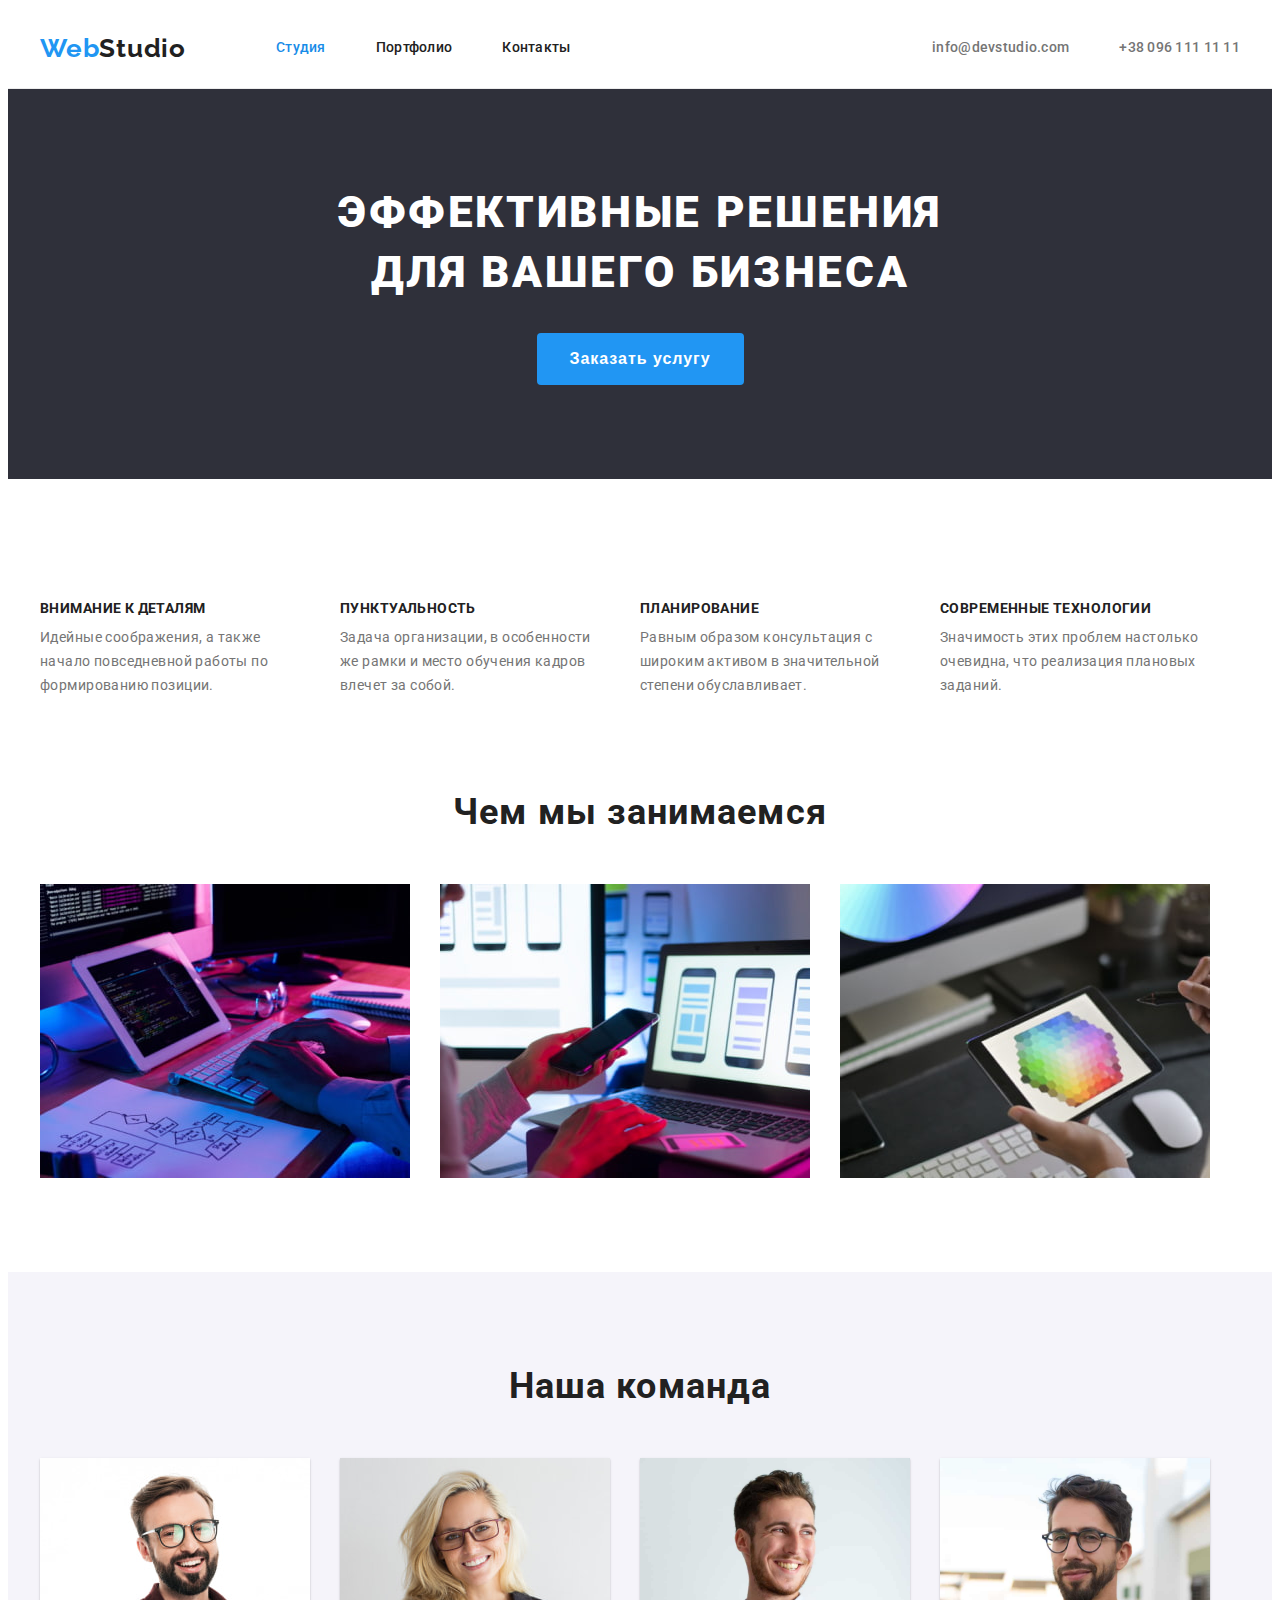
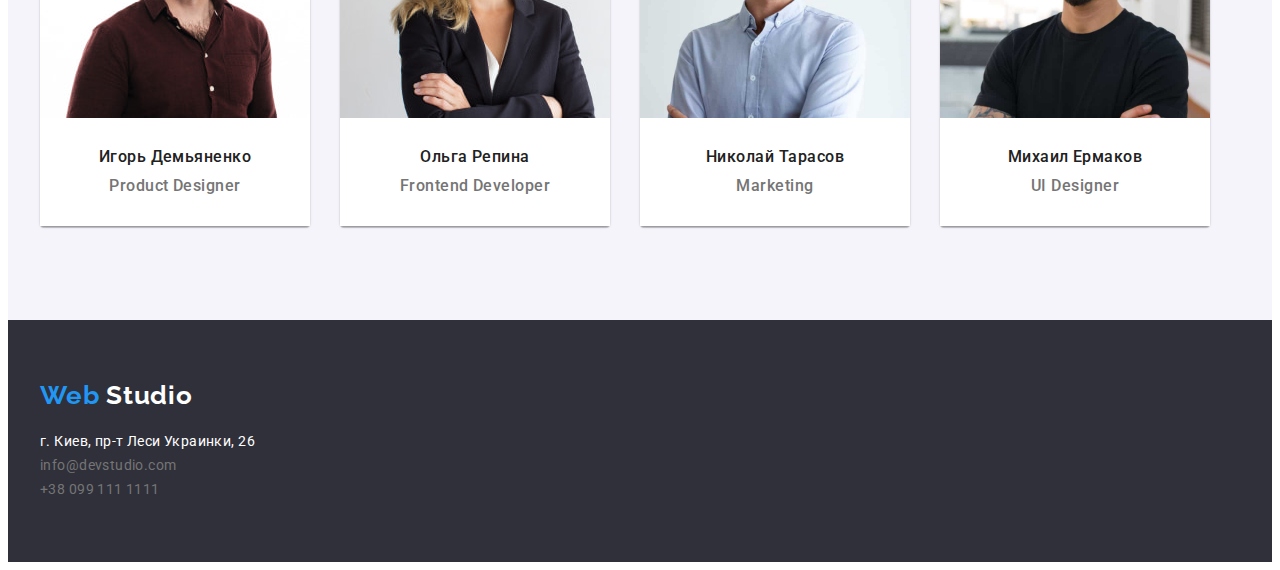
<file: index.html>
<!DOCTYPE html>
<html lang="ru">
<head>
    <meta charset="UTF-8">
    <meta http-equiv="X-UA-Compatible" content="IE=edge">
    <meta name="viewport" content="width=device-width, initial-scale=1.0">
    <title>Document</title>
    <link rel="stylesheet" href="https://cdnjs.cloudflare.com/ajax/libs/modern-normalize/1.1.0/modern-normalize.min.css"
        integrity="sha512-wpPYUAdjBVSE4KJnH1VR1HeZfpl1ub8YT/NKx4PuQ5NmX2tKuGu6U/JRp5y+Y8XG2tV+wKQpNHVUX03MfMFn9Q=="
        crossorigin="anonymous" referrerpolicy="no-referrer" />
    <link rel="preconnect" href="https://fonts.googleapis.com">
    <link rel="preconnect" href="https://fonts.gstatic.com" crossorigin>
    <link href="https://fonts.googleapis.com/css2?family=Roboto:wght@400;500;700;900&display=swap" rel="stylesheet">
    <link rel="preconnect" href="https://fonts.googleapis.com">
    <link rel="preconnect" href="https://fonts.gstatic.com" crossorigin>
    <link href="https://fonts.googleapis.com/css2?family=Raleway:wght@700&display=swap" rel="stylesheet">
    <link rel="stylesheet" href="./css/styles.css">
</head>
<body>
    <header class="page-header border">
        <div class="container header-wrap">
            <a href="./index.html" class="logo link margin-logo"><span class="blue-logo-part">Web</span>Studio</a>
            <nav class="navigation">
                <ul class="header-list">
                    <li class="m-left list">
                        <a class="header-link link current" href="./index.html">Студия</a></li>
                    <li class="m-left list">
                        <a class="header-link link" href="./portfolio.html">Портфолио</a></li>
                    <li class="m-left list">
                        <a class="header-link link" href="">Контакты</a></li>   
                </ul>
            </nav>
            <ul class="header-contacts">
                <li class="header-contacts-item list">
                    <a class="contacts-link header-link link" href="mailto:info@devstudio.com">info@devstudio.com</a></li>
                <li class="header-contacts-item list">
                    <a class="contacts-link header-link link" href="tel:+380961111111">+38 096 111 11 11</a></li>
            </ul> 
        </div>
    </header>
    <main>
        <section class="section bbg-color">
            <div class="container text-center">
                <h1 class="hero-title centred">Эффективные решения <br> для вашего бизнеса</h1>
                <button class="hero-button btn" type="button">Заказать услугу</button>
            </div>
        </section>
        <!--Преимущества-->
        <section class="benefits section">
            <div class="container ">
                <h2 class="benefits-title centred wdn-text-hidden">Наши преимущества</h2>
                    <ul class="benefits-list">
                        <li class="benefit-item list">
                            <h3 class="benefit-title">Внимание к деталям</h3>
                            <p class="benefit-text">Идейные соображения, а также начало повседневной работы по формированию позиции.</p>
                        </li>
                        <li class="benefit-item list">
                            <h3 class="benefit-title">Пунктуальность</h3>
                            <p class="benefit-text">Задача организации, в особенности же рамки и место обучения кадров влечет за собой.</p>
                        </li>
                        <li class="benefit-item list">
                            <h3 class="benefit-title">Планирование</h3>
                            <p class="benefit-text">Равным образом консультация с широким активом в значительной степени обуславливает.</p>
                        </li>
                        <li class="benefit-item list">
                            <h3 class="benefit-title">Современные технологии</h3>
                            <p class="benefit-text">Значимость этих проблем настолько очевидна, что реализация плановых заданий.</p>
                        </li>
                    </ul>
            </div>
        </section>
        <!--Примеры работ-->
        <section class="works section">
            <div class="container">
                <h2 class="title-text">Чем мы занимаемся</h2>
                <ul class="works-list">
                    <li class="works-picture list">
                        <img src="./images/cputub.jpg" alt="человек работает на компьютере и планшете" width="370" height="294">
                    </li>
                    <li class="works-picture list">
                        <img src="./images/cpusmart.jpg" alt="человек работает на компьютере и смартфоне" width="370" height="294">
                    </li>
                    <li class="works-picture list">
                        <img src="./images/tub.jpg" alt="человек работает на планшете" width="370" height="294">
                    </li>
                </ul>
            </div>
        </section>
        <!--Сотрудники-->
        <section class="team section">
            <div class="container">
                <h2 class="title-text">Наша команда</h2>
                <ul class="team-list">
                    <li class="team-employee list">
                        <img class="team-img" src="./images/igor.jpg" alt="фото игоря" width="270" height="260">
                        <div class="employee-wrap">
                            <h3 class="employee-text">Игорь Демьяненко</h3>
                            <p class="employee-position employee-text" lang="en">Product Designer</p>
                        </div>
                    </li>
                    <li class="team-employee list">
                        <img class="team-img" src="./images/olga.jpg" alt="фото ольги" width="270" height="260">
                        <div class="employee-wrap">
                            <h3 class="employee-text">Ольга Репина</h3>
                            <p class="employee-position employee-text" lang="en">Frontend Developer</p>
                        </div>
                    </li>
                    <li class="team-employee list">
                        <img class="team-img" src="./images/nikolay.jpg" alt="фото николая" width="270" height="260">
                        <div class="employee-wrap">
                            <h3 class="employee-text">Николай Тарасов</h3>
                            <p class="employee-position employee-text" lang="en">Marketing</p>
                        </div>
                    </li>
                    <li class="team-employee list">
                        <img class="team-img" src="./images/michail.jpg" alt="фото михаила" width="270" height="260">
                        <div class="employee-wrap">
                            <h3 class="employee-text">Михаил Ермаков</h3>
                            <p class="employee-position employee-text" lang="en">UI Designer</p>
                        </div>
                    </li>
                </ul>
            </div>
        </section>
    </main>
    <!--Контакты-->
    <footer class="footer bbg-color">
        <div class="container">
            <a href="./index.html" class="logo-footer logo white link">
                <span class="blue-logo-part">Web</span>
                Studio</a>
            <address class="address">
                <ul class="address-list">
                            <li class="list"><a class="white address-contacts link " href="https://goo.gl/maps/EYbTeW79EmDgqPvR7">г. Киев, пр-т
                                    Леси Украинки, 26</a></li>
                            <li class="list"><a class="address-contacts link" href="mailto:info@devstudio.com">info@devstudio.com</a></li>
                            <li class="list"><a class="address-contacts link" href="tel:+380991111111">+38 099 111 1111</a></li>
                </ul>
            </address>
        </div>
    </footer>
</body>
</html>
</file>
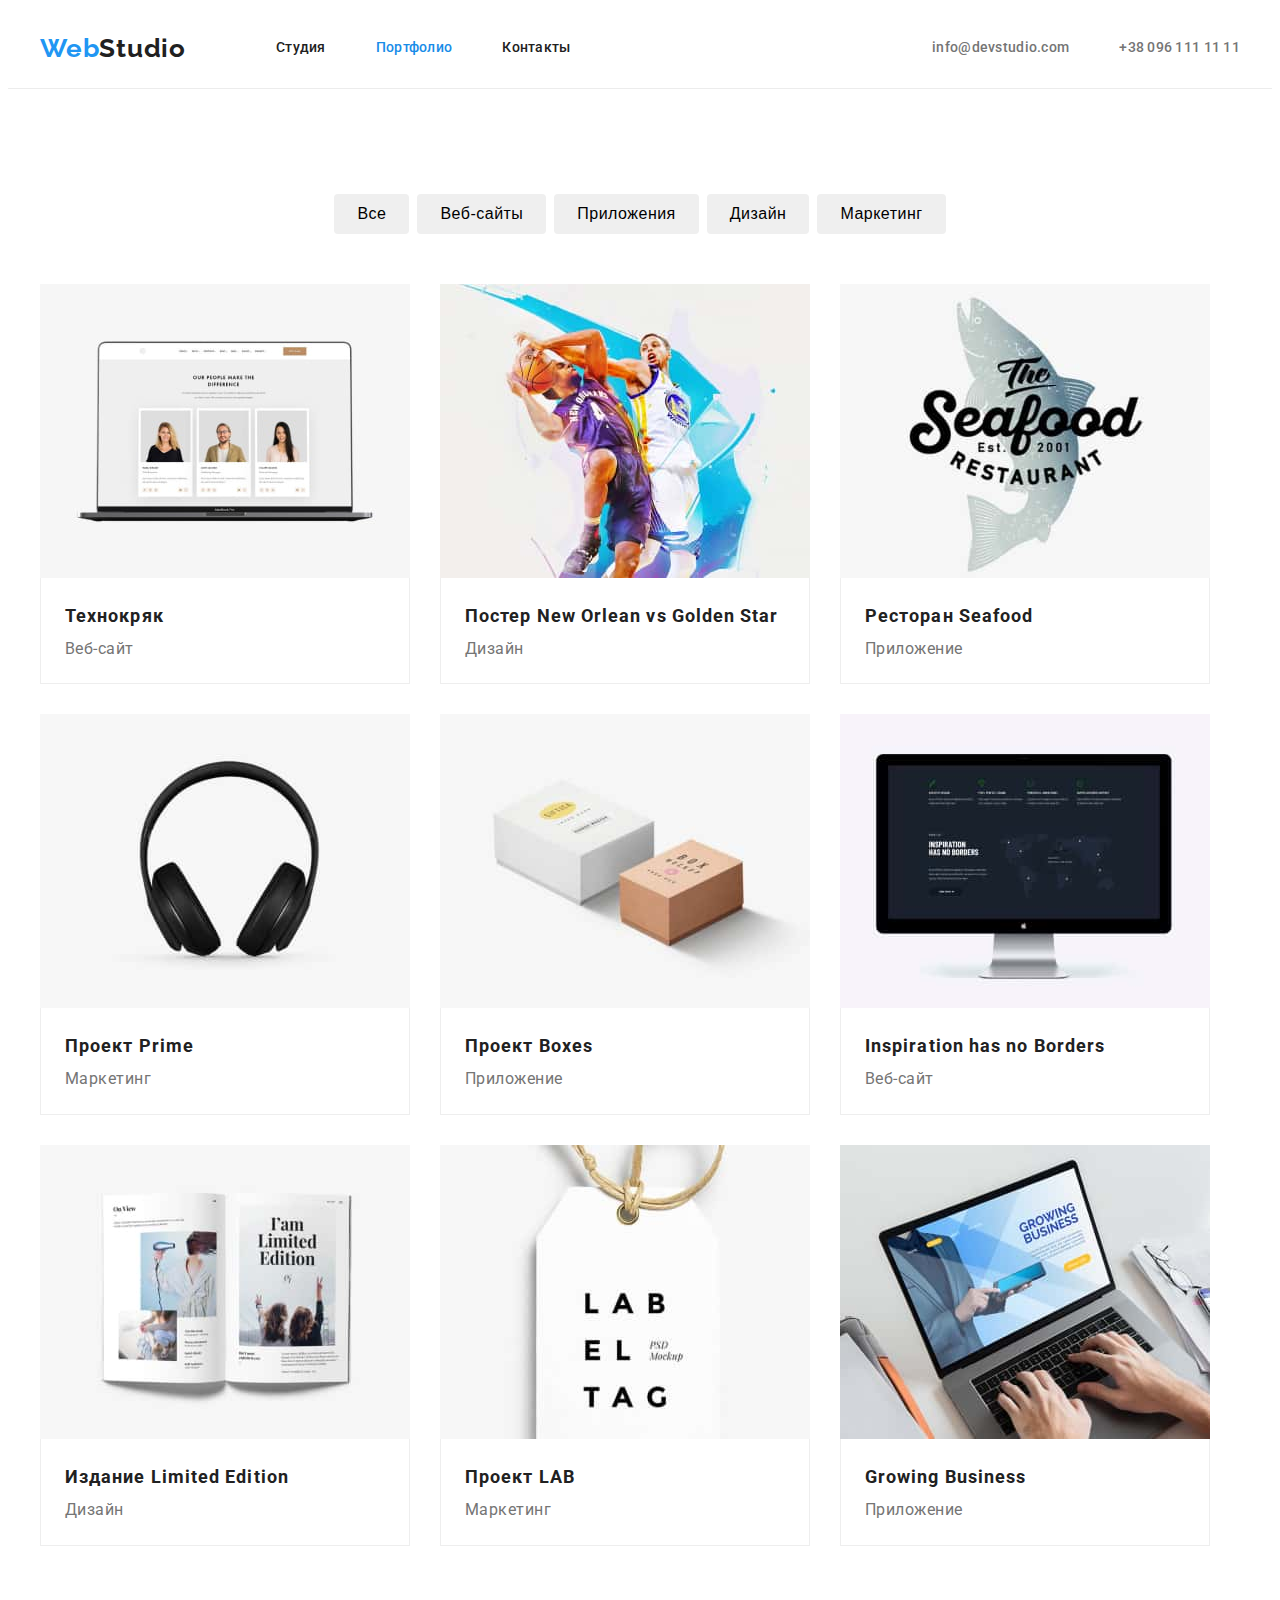
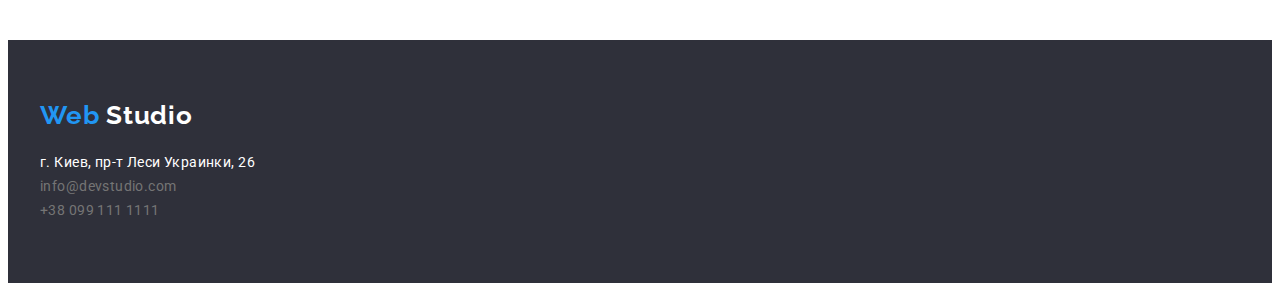
<file: portfolio.html>
<!DOCTYPE html>
<html lang="ru">
<head>
    <meta charset="UTF-8">
    <meta http-equiv="X-UA-Compatible" content="IE=edge">
    <meta name="viewport" content="width=device-width, initial-scale=1.0">
    <title>Document</title>
    <link rel="stylesheet" href="https://cdnjs.cloudflare.com/ajax/libs/modern-normalize/1.1.0/modern-normalize.min.css"
        integrity="sha512-wpPYUAdjBVSE4KJnH1VR1HeZfpl1ub8YT/NKx4PuQ5NmX2tKuGu6U/JRp5y+Y8XG2tV+wKQpNHVUX03MfMFn9Q=="
        crossorigin="anonymous" referrerpolicy="no-referrer" />
    <link rel="preconnect" href="https://fonts.googleapis.com">
    <link rel="preconnect" href="https://fonts.gstatic.com" crossorigin>
    <link href="https://fonts.googleapis.com/css2?family=Roboto:wght@400;500;700;900&display=swap" rel="stylesheet">
    <link rel="preconnect" href="https://fonts.googleapis.com">
    <link rel="preconnect" href="https://fonts.gstatic.com" crossorigin>
    <link href="https://fonts.googleapis.com/css2?family=Raleway:wght@700&display=swap" rel="stylesheet">
    <link rel="stylesheet" href="./css/styles.css">
</head>
    <body>
        <header class="page-header border">
            <div class="container header-wrap">
                <a href="./index.html" class="logo link margin-logo"><span class="blue-logo-part">Web</span>Studio</a>
                <nav class="navigation">
                    <ul class="header-list">
                        <li class="m-left list">
                            <a class="header-link link" href="./index.html">Студия</a>
                        </li>
                        <li class="m-left list">
                            <a class="header-link link current" href="./portfolio.html">Портфолио</a>
                        </li>
                        <li class="m-left list">
                            <a class="header-link link" href="">Контакты</a>
                        </li>
                    </ul>
                </nav>
                <ul class="header-contacts">
                    <li class="header-contacts-item list">
                        <a class="contacts-link header-link link" href="mailto:info@devstudio.com">info@devstudio.com</a>
                    </li>
                    <li class="header-contacts-item list">
                        <a class="contacts-link header-link link" href="tel:+380961111111">+38 096 111 11 11</a>
                    </li>
                </ul>
            </div>
        </header>
        <!--Портфолио-->
            <main>
                <section class="portfolio section">
                    <div class="container">
                        <h1 class="wdn-text-hidden">Портфолио</h1>
                        <ul class="filter">
                            <li class="filter-item list"><button class="filter-btn btn btn-all" type="button">Все</button></li>
                            <li class="filter-item list"><button class="filter-btn btn btn-all" type="button">Веб-сайты</button></li>
                            <li class="filter-item list"><button class="filter-btn btn btn-all" type="button">Приложения</button></li>
                            <li class="filter-item list"><button class="filter-btn btn btn-all" type="button">Дизайн</button></li>
                            <li class="filter-item list"><button class="filter-btn btn btn-all" type="button">Маркетинг</button></li>
                        </ul>
                        <ul class="my-portfolio-list">
                            <li class="portfolio-list list">
                                <a class="portfolio-link link" href="">
                                    <img class="portfolio-img" src="./images/portfolio/technokryak.jpg" alt="фото людей на экране ноутбука" width="370" height="294"> 
                                </a>
                                <div class="text-wrap">
                                    <h2 class="portfolio-title">Технокряк</h2>
                                    <p class="portfolio-text">Веб-сайт</p>
                                </div>
                            </li>
                            <li class="portfolio-list list">
                                <a class="portfolio-link link" href="">
                                    <img class="portfolio-img" src="./images/portfolio/basketball-post.jpg" alt="двое мужчин играют в баскетбол" width="370" height="294">
                                </a>
                                <div class="text-wrap">
                                    <h2 class="portfolio-title">Постер New Orlean vs Golden Star</h2>
                                    <p class="portfolio-text">Дизайн</p>
                                </div>
                            </li>
                            <li class="portfolio-list list">
                                <a class="portfolio-link link" href="">
                                    <img class="portfolio-img" src="./images/portfolio/seafood.jpg" alt="логотип ресторана в виде рыбы" width="370" height="294">
                                </a>
                                <div class="text-wrap">
                                    <h2 class="portfolio-title">Ресторан Seafood</h2>
                                    <p class="portfolio-text">Приложение</p>
                                </div>
                            </li>
                            <li class="portfolio-list list">
                                <a class="portfolio-link link" href="">
                                    <img  class="portfolio-img" src="./images/portfolio/prime.jpg" alt="большие наушники" width="370" height="294">
                                </a>
                                <div class="text-wrap">
                                    <h2 class="portfolio-title">Проект Prime</h2>
                                    <p class="portfolio-text">Маркетинг</p>
                                </div>
                            </li>
                            <li class="portfolio-list list">
                                <a class="portfolio-link link" href="">
                                    <img class="portfolio-img" src="./images/portfolio/boxes.jpg" alt="две коробки" width="370" height="294">
                                </a>  
                                <div class="text-wrap">
                                    <h2 class="portfolio-title">Проект Boxes</h2>
                                    <p class="portfolio-text">Приложение</p>
                                </div>
                            </li>
                            <li class="portfolio-list list">
                                <a class="portfolio-link link" href="">
                                    <img class="portfolio-img" src="./images/portfolio/no-borders.jpg" alt="чёрный монитор компьютера" width="370" height="294">
                                </a>
                                <div class="text-wrap">
                                    <h2 class="portfolio-title">Inspiration has no Borders</h2>
                                    <p class="portfolio-text">Веб-сайт</p>
                                </div>
                            </li>
                            <li class="portfolio-list list">
                                <a class="portfolio-link link" href="">
                                    <img class="portfolio-img" src="./images/portfolio/limited-edition.jpg" alt="открытый журнал" width="370" height="294">
                                </a>
                                <div class="text-wrap">
                                    <h2 class="portfolio-title">Издание Limited Edition</h2>
                                    <p class="portfolio-text">Дизайн</p>
                                </div>
                            </li>
                            <li class="portfolio-list list">
                                <a class="portfolio-link link" href="">
                                    <img class="portfolio-img" src="./images/portfolio/lab.jpg" alt="бирка" width="370" height="294">
                                </a>
                                <div class="text-wrap">
                                    <h2 class="portfolio-title">Проект LAB</h2>
                                    <p class="portfolio-text">Маркетинг</p>
                                </div>
                            </li>
                            <li class="portfolio-list list">
                                <a class="portfolio-link link" href="">
                                    <img class="portfolio-img" src="./images/portfolio/growing-business.jpg" alt="человек работает за ноутбуком" width="370" height="294">
                                </a>
                                <div class="text-wrap">
                                    <h2 class="portfolio-title">Growing Business</h2>
                                    <p class="portfolio-text">Приложение</p>
                                </div>
                            </li>
                        </ul>
                    </div>
                </section>
            </main>
        <!--Контакты-->
        <footer class="footer bbg-color">
            <div class="container">
                <a href="./index.html" class="logo-footer logo white link">
                    <span class="blue-logo-part">Web</span>
                    Studio</a>
                <address class="address">
                    <ul class="address-list">
                        <li class="list"><a class="white address-contacts link " href="https://goo.gl/maps/EYbTeW79EmDgqPvR7">г.
                                Киев, пр-т
                                Леси Украинки, 26</a></li>
                        <li class="list"><a class="address-contacts link"
                                href="mailto:info@devstudio.com">info@devstudio.com</a></li>
                        <li class="list"><a class="address-contacts link" href="tel:+380991111111">+38 099 111 1111</a></li>
                    </ul>
                </address>
            </div>
        </footer>
    </body>
</html>
</file>
<file: css/styles.css>
:root {
  --white-text-color: #ffffff;
  --title-color: #212121;
  --main-text-color: #757575;
  --hover-color: #2196f3;
  --bg-btn-color: #2196f3;
  --btn-hover-color: #188ce8;
  --bg-color: #2f303a;
  --bg-section-color: #f5f4fa;
}
body {
  font-family: "Roboto", sans-serif;
  color: var(--main-text-color);
}

/* Сброс точек в списках */
.list {
  list-style: none;
}
/* Сброс подчёркиваний ссылок */
.link {
  text-decoration: none;
}
/* Сброс маржинов и падингов h,p,ul */
h1,
h2,
h3,
h4,
h5,
h6,
p,
ul {
  margin: 0;
  padding: 0;
}
/* Основной контейнер */
.container {
  width: 1200px;
  padding-left: 15px;
  padding-right: 15px;
  margin: 0 auto;
}
/* Параметры секций */
.section {
  padding: 94px 0;
}
/* Центрирование текста */
.text-center {
  text-align: center;
}
/* Параметры img */
img {
  display: block;
  width: 100%;
  height: auto;
}
/* Чёрный бэкграунд */
.bbg-color {
  background-color: var(--bg-color);
}
/* Визуальное скрытие */
.wdn-text-hidden {
  opacity: 0;
}

/* Обёртка для хедера */
.header-wrap {
  display: flex;
  align-items: center;
}
/* Рамка в хедере */
.border {
  border-bottom: 1px solid #ececec;
}
/* Синяя часть логотипа в хедере */
.blue-logo-part {
  font-weight: 700;
  font-size: 26px;
  line-height: 1.19;
  letter-spacing: 0.03em;
  color: var(--hover-color);
}
/* Тёмная часть доготипа в хедере */
.logo {
  font-family: "Raleway", sans-serif;
  font-weight: 700;
  font-size: 26px;
  line-height: 1.19;
  letter-spacing: 0.03em;
  color: var(--title-color);
}
/* Отступ в лого */
.margin-logo {
  margin-right: 90px;
}

/* Ссылка лого в хедере */
.header-link {
  display: inline-block;
  padding: 32px 0;
  font-style: normal;
  font-weight: 500;
  font-size: 14px;
  line-height: 1.14;
  letter-spacing: 0.02em;
  color: var(--title-color);
}
/* Ховер и фокус лого в хедере */
.header-link:hover,
.header-link:focus {
  color: var(--hover-color);
}
/* Список ссылок хедера */
.header-list {
  display: flex;
}
/* Отступы между ссылками в навигации хедера */
.header-list .m-left + .m-left {
  margin-left: 50px;
}
/* Контакты хедера */
.header-contacts {
  display: flex;
  margin-left: auto;
}
/* Подсветка ссылки выбранной страницы */
.header-list .link.current {
  color: var(--btn-hover-color);
}
/* Ховер и фокус ссылки на электронную почту в хедере */
.contacts-link:hover,
.contacts-link:focus {
  color: var(--hover-color);
}
/* Отступ первого элемента списка контактов в хедере */
.header-contacts-item:first-child {
  margin-right: 50px;
}
/* Ссылка на электронную почту в хедере */
.contacts-link {
  color: var(--main-text-color);
}
/* Заголовок Героя */
.hero-title {
  margin-bottom: 30px;
  font-weight: 900;
  font-size: 44px;
  line-height: 1.36;
  text-align: center;
  letter-spacing: 0.06em;
  text-transform: uppercase;
  color: var(--white-text-color);
}
/* Кнопка: универсальные параметры */
.btn {
  display: inline-block;
  font-size: 16px;
  text-align: center;
  cursor: pointer;
  border-radius: 4px;
  border: 1px solid transparent;
}
/* Кнопка Героя */
.hero-button {
  padding: 10px 32px;
  min-width: 200px;
  font-weight: 700;
  line-height: 1.87;
  letter-spacing: 0.06em;
  color: var(--white-text-color);
  background-color: var(--bg-btn-color);
}
/* Универсальные ховер и фокус кнопок */
.hero-button:hover,
.hero-button:focus {
  background-color: var(--btn-hover-color);
}
/* Заголовок преимуществ */
.benefit-title {
  margin-bottom: 10px;
  font-weight: 700;
  font-size: 14px;
  line-height: 1.14;
  letter-spacing: 0.03em;
  text-transform: uppercase;
  color: var(--title-color);
}
/* Отступы преимуществ */
.benefits {
  padding-top: 94px;
}
/* Список преимуществ */
.benefits-list {
  display: flex;
}
/* Пункт списка преимуществ */
.benefit-item {
  width: 270px;
}
/* Отступ между пунктами списка преимуществ */
.benefit-item + .benefit-item {
  margin-left: 30px;
}
/* Текст преимуществ */
.benefit-text {
  font-size: 14px;
  line-height: 1.71;
  letter-spacing: 0.03em;
  color: var(--main-text-color);
}
/* Сброс верхнего паддинга в works */
.works {
  padding-top: 0;
}
/* Заголовок примеров работ */
.title-text {
  margin-bottom: 50px;
  font-weight: 700;
  font-size: 36px;
  line-height: 1.16;
  text-align: center;
  letter-spacing: 0.03em;
  color: var(--title-color);
}
/* Секция Команда  */
.team {
  background-color: var(--bg-section-color);
}
/* Карточка сотрудника */
.card {
  padding-top: 30px;
  padding-bottom: 30px;
  background-color: var(--white-text-color);
}
/* Флекс-контейнер для списков команды и работ */
.team-list,
.works-list {
  display: flex;
}
/* Отступы для для пунктов списков работ и команды */
.works-picture + .works-picture,
.team-employee + .team-employee {
  margin-left: 30px;
}
/* Пункты списка сотрудников */
.team-employee {
  width: 270px;
  box-shadow: 0px 1px 3px rgba(0, 0, 0, 0.12), 0px 1px 1px rgba(0, 0, 0, 0.14),
    0px 2px 1px rgba(0, 0, 0, 0.2);
  border-radius: 0px 0px 4px 4px;
}
/* Враппер для employee */
.employee-wrap {
  padding-top: 30px;
  padding-bottom: 30px;
  background-color: #ffffff;
}
/* Имена сотрудников */
.employee-text {
  font-weight: 500;
  font-size: 16px;
  line-height: 1.18;
  text-align: center;
  letter-spacing: 0.03em;
  color: var(--title-color);
  /* background-color: var(--white-text-color); */
}

/* Должности сотрудников */
.employee-position {
  color: var(--main-text-color);
  margin-top: 10px;
}
/* footer */
.footer {
  padding-top: 60px;
  padding-bottom: 60px;
  /* background-color: var(--bg-color); */
}
/* Отступ для лого в футере */
.logo-footer {
  display: inline-block;
  margin-bottom: 20px;
  font-family: "Raleway", sans-serif;
  font-weight: 700;
  font-size: 26px;
  line-height: 1.19;
  letter-spacing: 0.03em;
}
/* Ссылка на адрес на карте в футере */
.address-contacts {
  font-style: normal;
  font-size: 14px;
  line-height: 1.71;
  letter-spacing: 0.03em;
  color: var(--main-text-color);
}
/* Ховер и фокус ссылки на адрес на карте в футере */
.address-contacts:hover,
.address-contacts:focus {
  color: var(--hover-color);
}
/* Цвет ссылки на карту в футере */
.white {
  color: var(--white-text-color);
}

/* ---------Страница Портфолио---------- */

/* Список кнопок в портфолио */
.filter {
  display: flex;
  justify-content: center;
  margin-bottom: 50px;
}
/* Отступ между кнопками фильтра */
.filter-item + .filter-item {
  margin-left: 8px;
}
/* Кнопки фильтра в портфолио */
.filter-btn {
  font-weight: 500;
  line-height: 1.6;
  letter-spacing: 0.03em;
}
/* Ховер и фокус кнопок в фильтре */
.filter-btn:hover,
.filter-btn:focus {
  background-color: var(--btn-hover-color);
  color: var(--white-text-color);
}
/* Падинги кнопок фильтра */
.btn-all {
  padding: 6px 22px;
}
/* Обёртка для портфолио  */
.my-portfolio-list {
  display: flex;
  flex-wrap: wrap;
}
/* Элементы портфолио */
.portfolio-list {
  width: 370px;

  margin-right: 30px;
  margin-bottom: 30px;
}
/* Сброс марджинов для каждого третьего элемента портфолио */
.portfolio-list:nth-child(3n) {
  margin-right: 0;
}
/* Сброс отступов последних трёх элементов портфолио */
.portfolio-list:nth-last-child(-n + 3) {
  margin-bottom: 0;
}
/* Обёртка для текста в портфолио */
.text-wrap {
  padding: 20px 24px;
  /* border: 1px solid #eeeeee; */
  border-left: 1px solid #eeeeee;
  border-right: 1px solid #eeeeee;
  border-bottom: 1px solid #eeeeee;
}
.portfolio-title {
  font-weight: 700;
  font-size: 18px;
  line-height: 2;
  letter-spacing: 0.06em;
  color: var(--title-color);
}
/* Основной текст под каждым из проектов в портфолио */
.portfolio-text {
  font-size: 16px;
  line-height: 1.87;
  letter-spacing: 0.03em;
  color: var(--main-text-color);
}
/* Портфолио */
.portfolio {
  padding-top: 67px;
}
</file>
